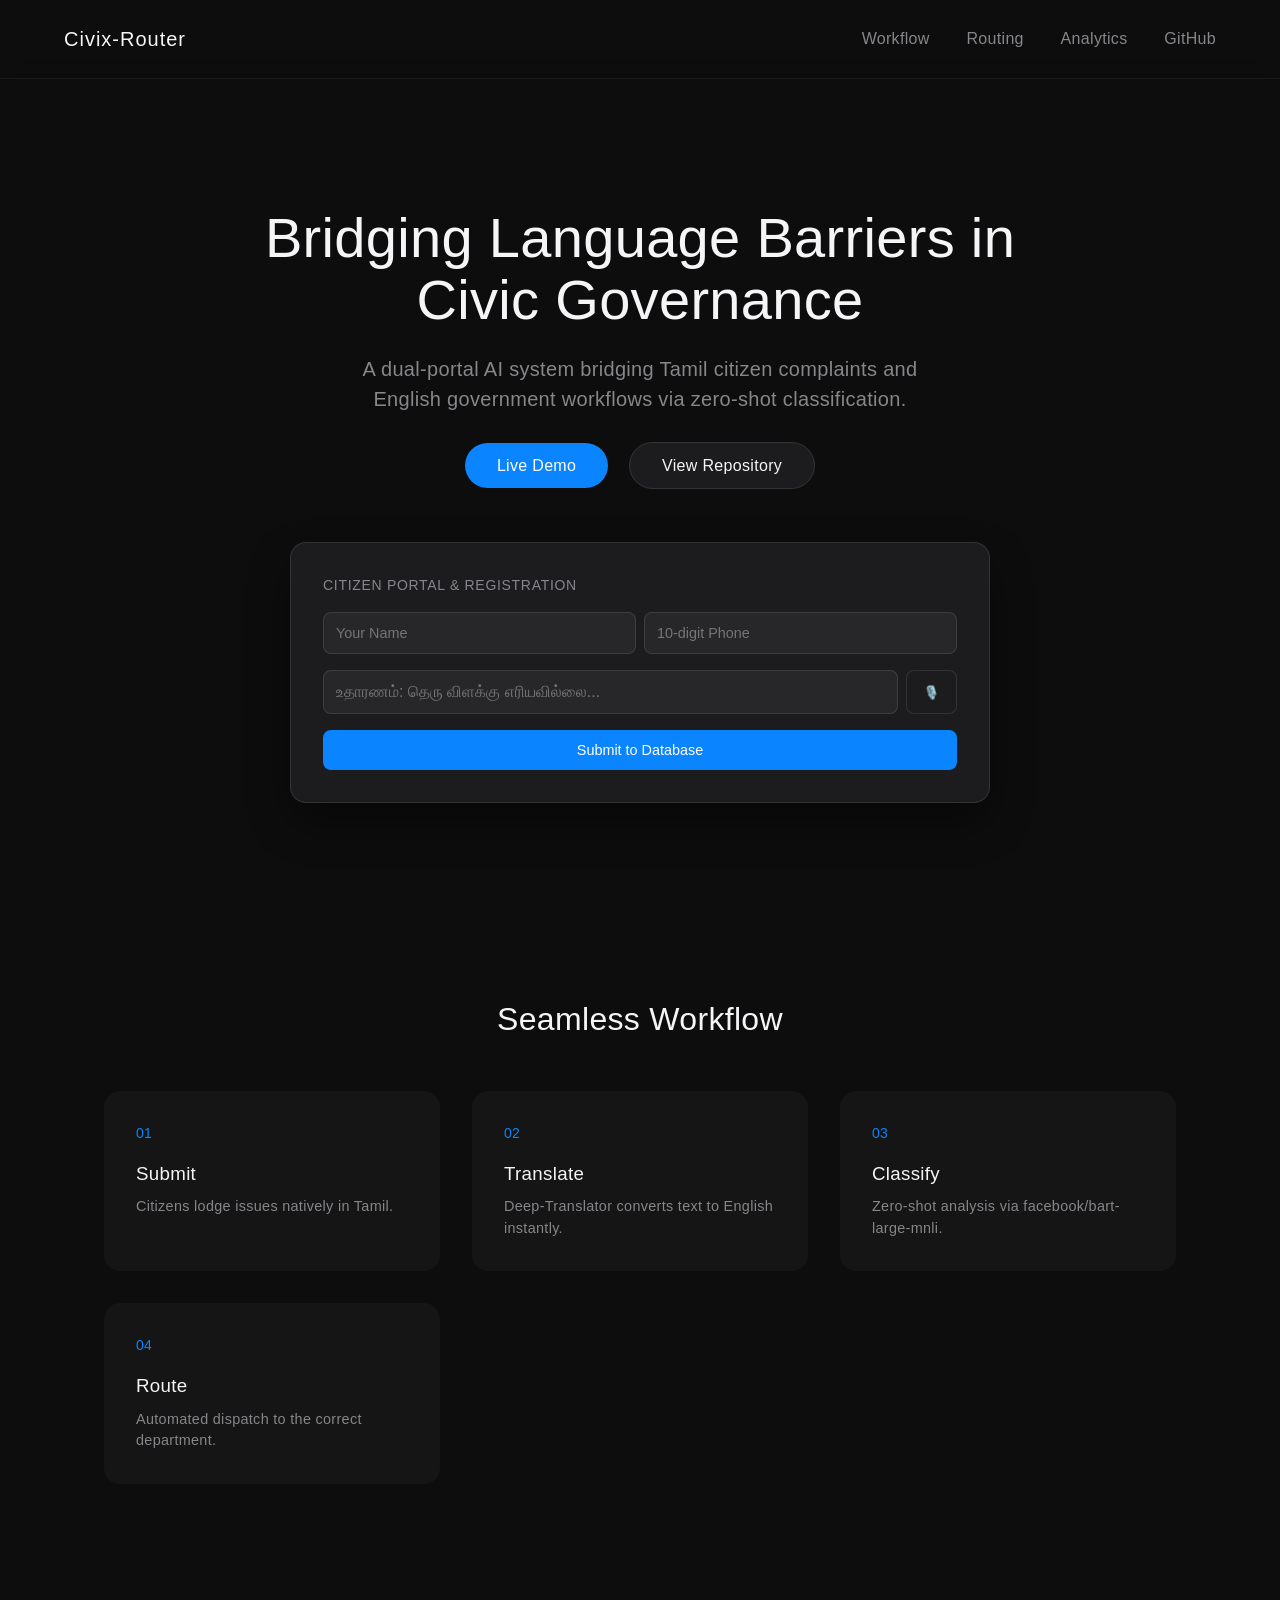
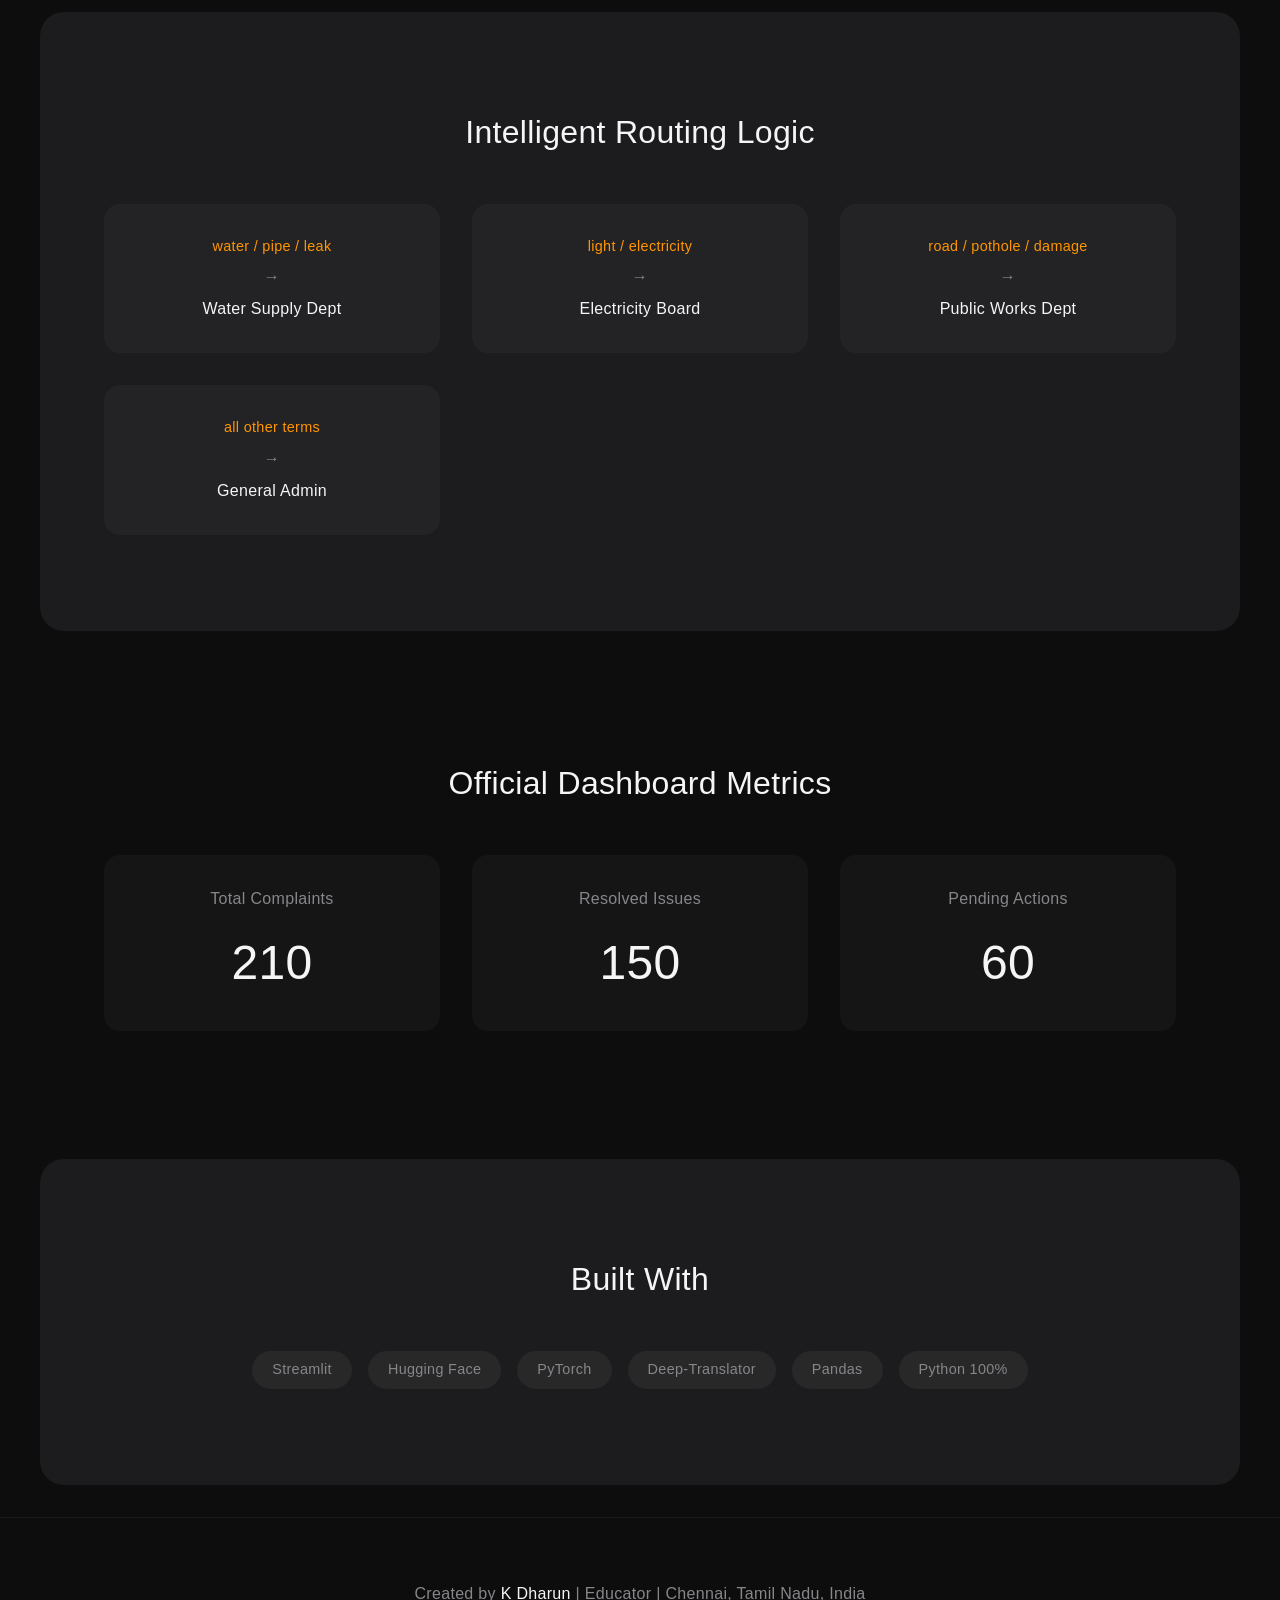
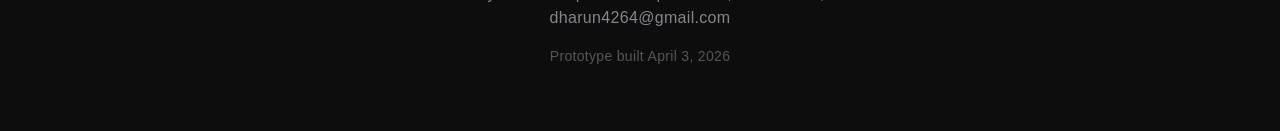
<file: index.html>
<!DOCTYPE html>
<html lang="en">
<head>
    <meta charset="UTF-8">
    <meta name="viewport" content="width=device-width, initial-scale=1.0">
    <title>Civix-Router | Smart Governance AI</title>
    <link rel="stylesheet" href="css/style.css">
</head>
<body>
    <nav class="navbar">
        <div class="logo">Civix-Router</div>
        <div class="nav-links">
            <a href="#workflow">Workflow</a>
            <a href="#routing">Routing</a>
            <a href="#analytics">Analytics</a>
            <a href="https://github.com/Dharun4264/Civix-Router" class="btn-github">GitHub</a>
        </div>
    </nav>

    <header class="hero">
        <div class="hero-content">
            <h1>Bridging Language Barriers in Civic Governance</h1>
            <p class="subtitle">A dual-portal AI system bridging Tamil citizen complaints and English government workflows via zero-shot classification.</p>
            <div class="cta-group">
                <a href="#demo" class="btn-primary">Live Demo</a>
                <a href="https://github.com/Dharun4264/Civix-Router" class="btn-secondary">View Repository</a>
            </div>
        </div>
        
        <div class="hero-visual" id="demo">
            <div class="glass-card demo-card" style="text-align: left;">
                <div class="card-header">Citizen Portal & Registration</div>
                
                <div style="margin-bottom: 1rem; display: flex; gap: 0.5rem;">
                    <input type="text" id="citizenName" placeholder="Your Name" style="flex: 1; padding: 0.75rem; background: rgba(255,255,255,0.05); border: 1px solid rgba(255,255,255,0.1); border-radius: 8px; color: #fff; font-family: inherit; font-size: 0.9rem; outline: none;">
                    <input type="tel" id="citizenPhone" placeholder="10-digit Phone" maxlength="10" oninput="this.value = this.value.replace(/[^0-9]/g, '')" style="flex: 1; padding: 0.75rem; background: rgba(255,255,255,0.05); border: 1px solid rgba(255,255,255,0.1); border-radius: 8px; color: #fff; font-family: inherit; font-size: 0.9rem; outline: none;">
                </div>

                <div style="margin-bottom: 1rem; position: relative; display: flex; gap: 0.5rem;">
                    <input type="text" id="complaintInput" placeholder="உதாரணம்: தெரு விளக்கு எரியவில்லை..." style="flex-grow: 1; padding: 0.75rem; background: rgba(255,255,255,0.05); border: 1px solid rgba(255,255,255,0.1); border-radius: 8px; color: #fff; font-family: inherit; font-size: 1rem; outline: none;">
                    <button onclick="startVoiceRecognition()" id="micBtn" style="background: var(--bg-card); border: 1px solid rgba(255,255,255,0.1); border-radius: 8px; padding: 0 1rem; cursor: pointer; color: var(--accent-amber); transition: all 0.3s;" title="Speak in Tamil">🎙️</button>
                </div>
                
                <button onclick="analyzeAndSubmit()" id="submitBtn" style="background: var(--accent-blue); color: white; border: none; padding: 0.75rem 1.5rem; border-radius: 8px; cursor: pointer; font-size: 0.9rem; transition: background 0.2s; width: 100%;">Submit to Database</button>
                
                <div id="demoResult" style="margin-top: 1.5rem; display: none; padding-top: 1rem; border-top: 1px solid rgba(255,255,255,0.1);">
                    <p style="font-size: 0.9rem; color: var(--text-secondary); margin-bottom: 0.25rem;">Translated English Context:</p>
                    <p id="translatedText" style="color: var(--accent-amber); font-weight: 500; margin-bottom: 1rem;"></p>
                    <p style="font-size: 0.9rem; color: var(--text-secondary); margin-bottom: 0.25rem;">Assigned Department:</p>
                    <p id="routedDept" style="color: #34C759; font-weight: 500; font-size: 1.1rem;"></p>
                </div>
            </div>
        </div>
    </header>

    <section id="workflow" class="section">
        <h2 class="section-title">Seamless Workflow</h2>
        <div class="flow-grid">
            <div class="flow-step">
                <div class="step-num">01</div>
                <h3>Submit</h3>
                <p>Citizens lodge issues natively in Tamil.</p>
            </div>
            <div class="flow-step">
                <div class="step-num">02</div>
                <h3>Translate</h3>
                <p>Deep-Translator converts text to English instantly.</p>
            </div>
            <div class="flow-step">
                <div class="step-num">03</div>
                <h3>Classify</h3>
                <p>Zero-shot analysis via facebook/bart-large-mnli.</p>
            </div>
            <div class="flow-step">
                <div class="step-num">04</div>
                <h3>Route</h3>
                <p>Automated dispatch to the correct department.</p>
            </div>
        </div>
    </section>

    <section id="routing" class="section bg-card">
        <h2 class="section-title">Intelligent Routing Logic</h2>
        <div class="routing-grid">
            <div class="route-card">
                <span class="keyword">water / pipe / leak</span>
                <span class="arrow">→</span>
                <span class="dept">Water Supply Dept</span>
            </div>
            <div class="route-card">
                <span class="keyword">light / electricity</span>
                <span class="arrow">→</span>
                <span class="dept">Electricity Board</span>
            </div>
            <div class="route-card">
                <span class="keyword">road / pothole / damage</span>
                <span class="arrow">→</span>
                <span class="dept">Public Works Dept</span>
            </div>
            <div class="route-card">
                <span class="keyword">all other terms</span>
                <span class="arrow">→</span>
                <span class="dept">General Admin</span>
            </div>
        </div>
    </section>

    <section id="analytics" class="section">
        <h2 class="section-title">Official Dashboard Metrics</h2>
        <div class="metrics-grid">
            <div class="metric-card">
                <h3>Total Complaints</h3>
                <div class="counter" data-target="1284">0</div>
            </div>
            <div class="metric-card">
                <h3>Resolved Issues</h3>
                <div class="counter" data-target="942">0</div>
            </div>
            <div class="metric-card">
                <h3>Pending Actions</h3>
                <div class="counter" data-target="342">0</div>
            </div>
        </div>
    </section>

    <section id="tech-stack" class="section bg-card">
        <h2 class="section-title">Built With</h2>
        <div class="stack-list">
            <span>Streamlit</span>
            <span>Hugging Face</span>
            <span>PyTorch</span>
            <span>Deep-Translator</span>
            <span>Pandas</span>
            <span>Python 100%</span>
        </div>
    </section>

    <footer class="footer">
        <div class="creator-info">
            <p>Created by <span>K Dharun</span> | Educator | Chennai, Tamil Nadu, India</p>
            <p><a href="mailto:dharun4264@gmail.com">dharun4264@gmail.com</a></p>
            <p class="repo-meta">Prototype built April 3, 2026</p>
        </div>
    </footer>

    <script src="js/main.js"></script>
</body>
</html>
</file>
<file: css/style.css>
:root {
  --bg-main: #0D0D0D;
  --bg-card: #1C1C1E;
  --accent-amber: #FF9500;
  --accent-blue: #0A84FF;
  --text-primary: #F5F5F7;
  --text-secondary: #86868B;
  --font-sys: -apple-system, BlinkMacSystemFont, "San Francisco", "Helvetica Neue", Helvetica, Arial, sans-serif;
}

* {
  margin: 0;
  padding: 0;
  box-sizing: border-box;
}

body {
  background-color: var(--bg-main);
  color: var(--text-primary);
  font-family: var(--font-sys);
  font-weight: 400;
  line-height: 1.5;
  letter-spacing: 0.02em;
  -webkit-font-smoothing: antialiased;
  overflow-x: hidden;
}

h1, h2, h3 { font-weight: 500; color: var(--text-primary); }
a { text-decoration: none; }

/* Navigation */
.navbar {
  display: flex; justify-content: space-between; align-items: center;
  padding: 1.5rem 4rem; backdrop-filter: blur(10px);
  position: sticky; top: 0; z-index: 100;
  border-bottom: 1px solid rgba(255,255,255,0.05);
}
.logo { font-size: 1.25rem; font-weight: 500; letter-spacing: 0.05em; }
.nav-links a { color: var(--text-secondary); margin-left: 2rem; transition: color 0.3s; }
.nav-links a:hover { color: var(--text-primary); }

/* Hero Section */
.hero { display: flex; flex-direction: column; align-items: center; text-align: center; padding: 8rem 2rem 6rem; }
.hero h1 { font-size: 3.5rem; max-width: 800px; margin-bottom: 1.5rem; line-height: 1.1; }
.subtitle { color: var(--text-secondary); font-size: 1.25rem; max-width: 600px; margin: 0 auto 2.5rem; }

.btn-primary, .btn-secondary { padding: 0.875rem 2rem; border-radius: 30px; font-size: 1rem; transition: all 0.3s ease; }
.btn-primary { background: var(--accent-blue); color: #fff; }
.btn-primary:hover { filter: brightness(1.1); box-shadow: 0 0 20px rgba(10, 132, 255, 0.4); }
.btn-secondary { background: var(--bg-card); color: var(--text-primary); margin-left: 1rem; border: 1px solid rgba(255,255,255,0.1); }
.btn-secondary:hover { background: rgba(255,255,255,0.05); }

/* Glass Card / Visuals */
.hero-visual { margin-top: 4rem; width: 100%; max-width: 700px; }
.glass-card {
  background: var(--bg-card); border: 1px solid rgba(255,255,255,0.1);
  border-radius: 16px; padding: 2rem; box-shadow: 0 20px 40px rgba(0,0,0,0.4);
}
.card-header { color: var(--text-secondary); font-size: 0.875rem; margin-bottom: 1rem; text-transform: uppercase; letter-spacing: 0.05em; }

/* Sections & Grids */
.section { padding: 6rem 4rem; max-width: 1200px; margin: 0 auto; }
.bg-card { background: var(--bg-card); border-radius: 24px; margin: 2rem auto; width: calc(100% - 4rem); }
.section-title { text-align: center; font-size: 2rem; margin-bottom: 3rem; }

.flow-grid, .metrics-grid, .routing-grid { display: grid; grid-template-columns: repeat(auto-fit, minmax(250px, 1fr)); gap: 2rem; }
.flow-step, .metric-card, .route-card {
  background: rgba(255,255,255,0.03); padding: 2rem; border-radius: 16px;
  transition: transform 0.3s ease, background 0.3s;
}
.flow-step:hover, .metric-card:hover, .route-card:hover { transform: translateY(-5px); background: rgba(255,255,255,0.06); }

.step-num { font-size: 0.875rem; color: var(--accent-blue); margin-bottom: 1rem; }
.flow-step h3 { margin-bottom: 0.5rem; }
.flow-step p { color: var(--text-secondary); font-size: 0.9rem; }

.route-card { display: flex; flex-direction: column; align-items: center; text-align: center; }
.keyword { color: var(--accent-amber); font-size: 0.9rem; margin-bottom: 0.5rem; }
.arrow { color: var(--text-secondary); margin-bottom: 0.5rem; }
.dept { color: var(--text-primary); }

.metric-card { text-align: center; }
.metric-card h3 { color: var(--text-secondary); font-size: 1rem; margin-bottom: 1rem; }
.counter { font-size: 3rem; font-weight: 500; color: var(--text-primary); }

.stack-list { display: flex; flex-wrap: wrap; justify-content: center; gap: 1rem; }
.stack-list span { padding: 0.5rem 1.25rem; background: rgba(255,255,255,0.05); border-radius: 20px; font-size: 0.9rem; color: var(--text-secondary); }

/* Footer */
.footer { text-align: center; padding: 4rem 2rem; border-top: 1px solid rgba(255,255,255,0.05); color: var(--text-secondary); }
.footer span { color: var(--text-primary); }
.footer a { color: var(--text-secondary); transition: color 0.3s; }
.footer a:hover { color: var(--accent-blue); }
.repo-meta { font-size: 0.875rem; margin-top: 1rem; opacity: 0.6; }

@media (max-width: 768px) {
  .hero h1 { font-size: 2.5rem; }
  .nav-links { display: none; }
  .section { padding: 4rem 2rem; }
  .bg-card { width: 100%; border-radius: 0; }
}
</file>
